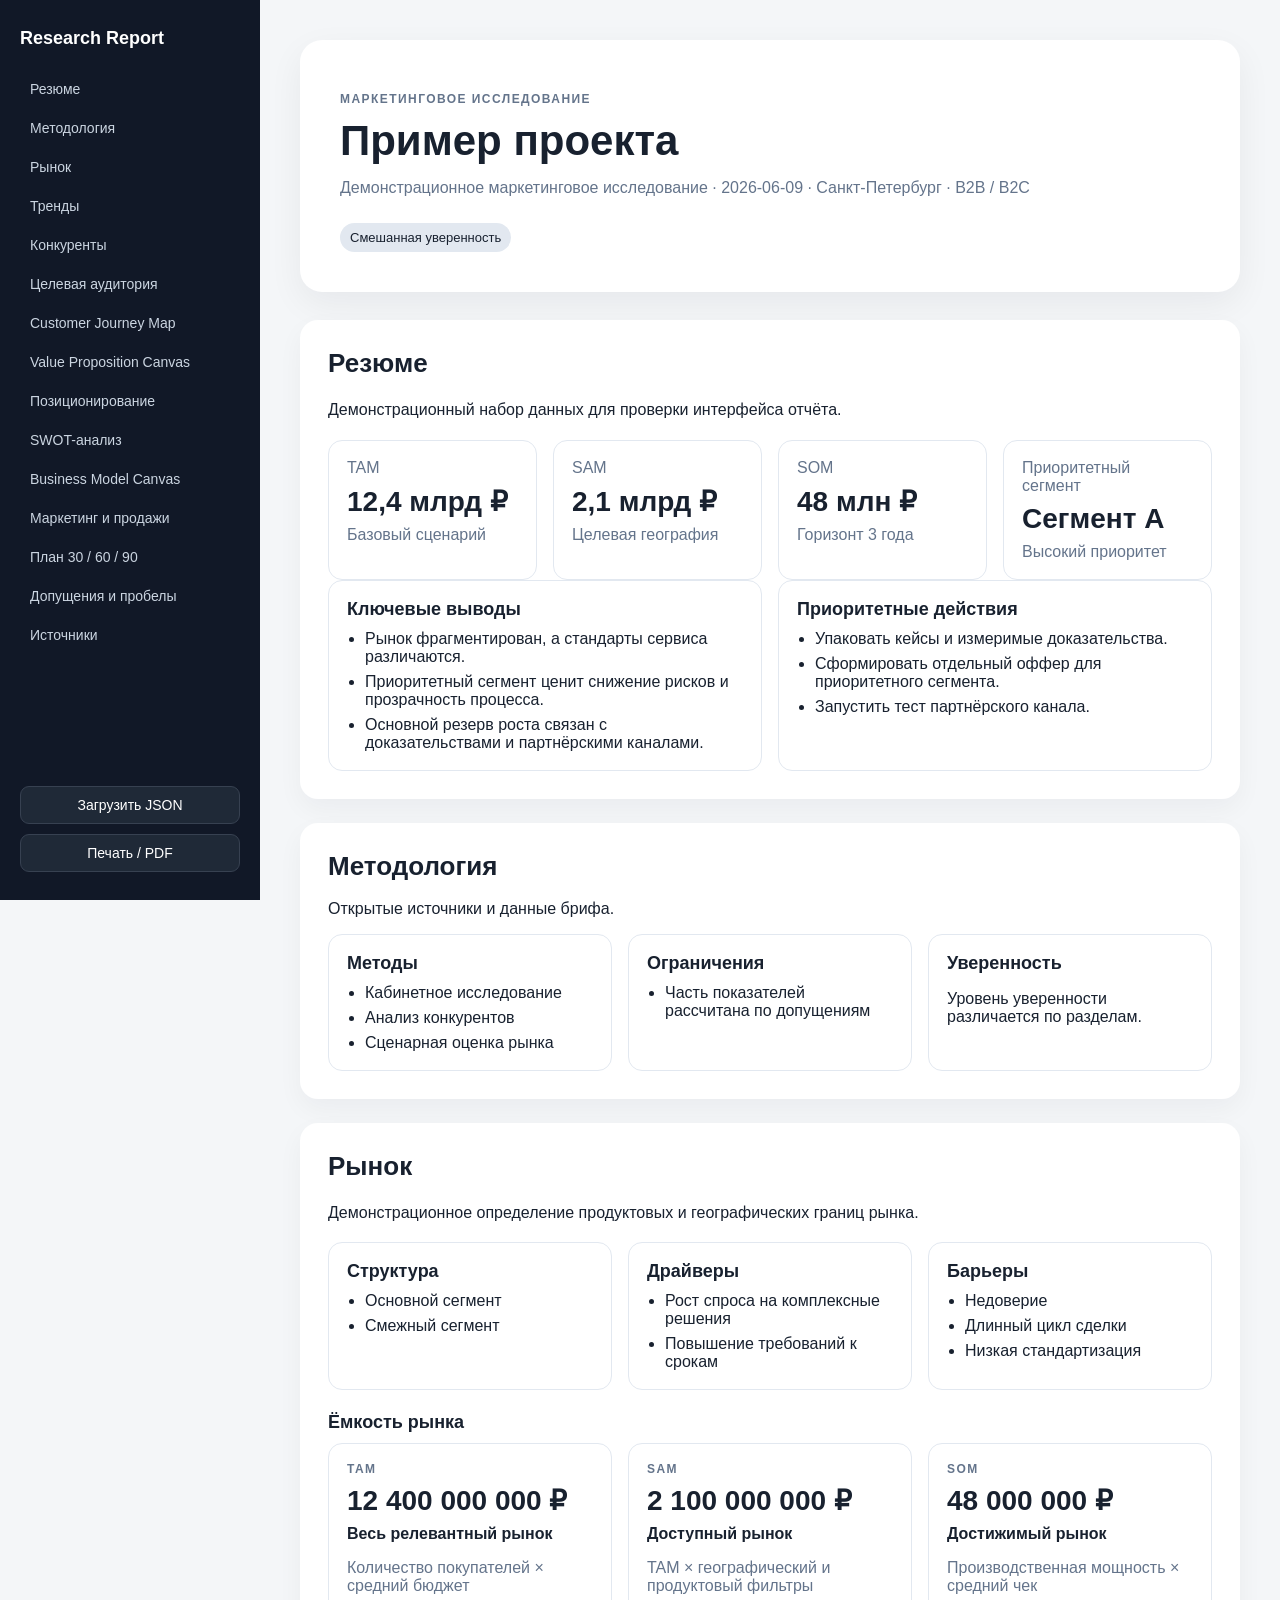
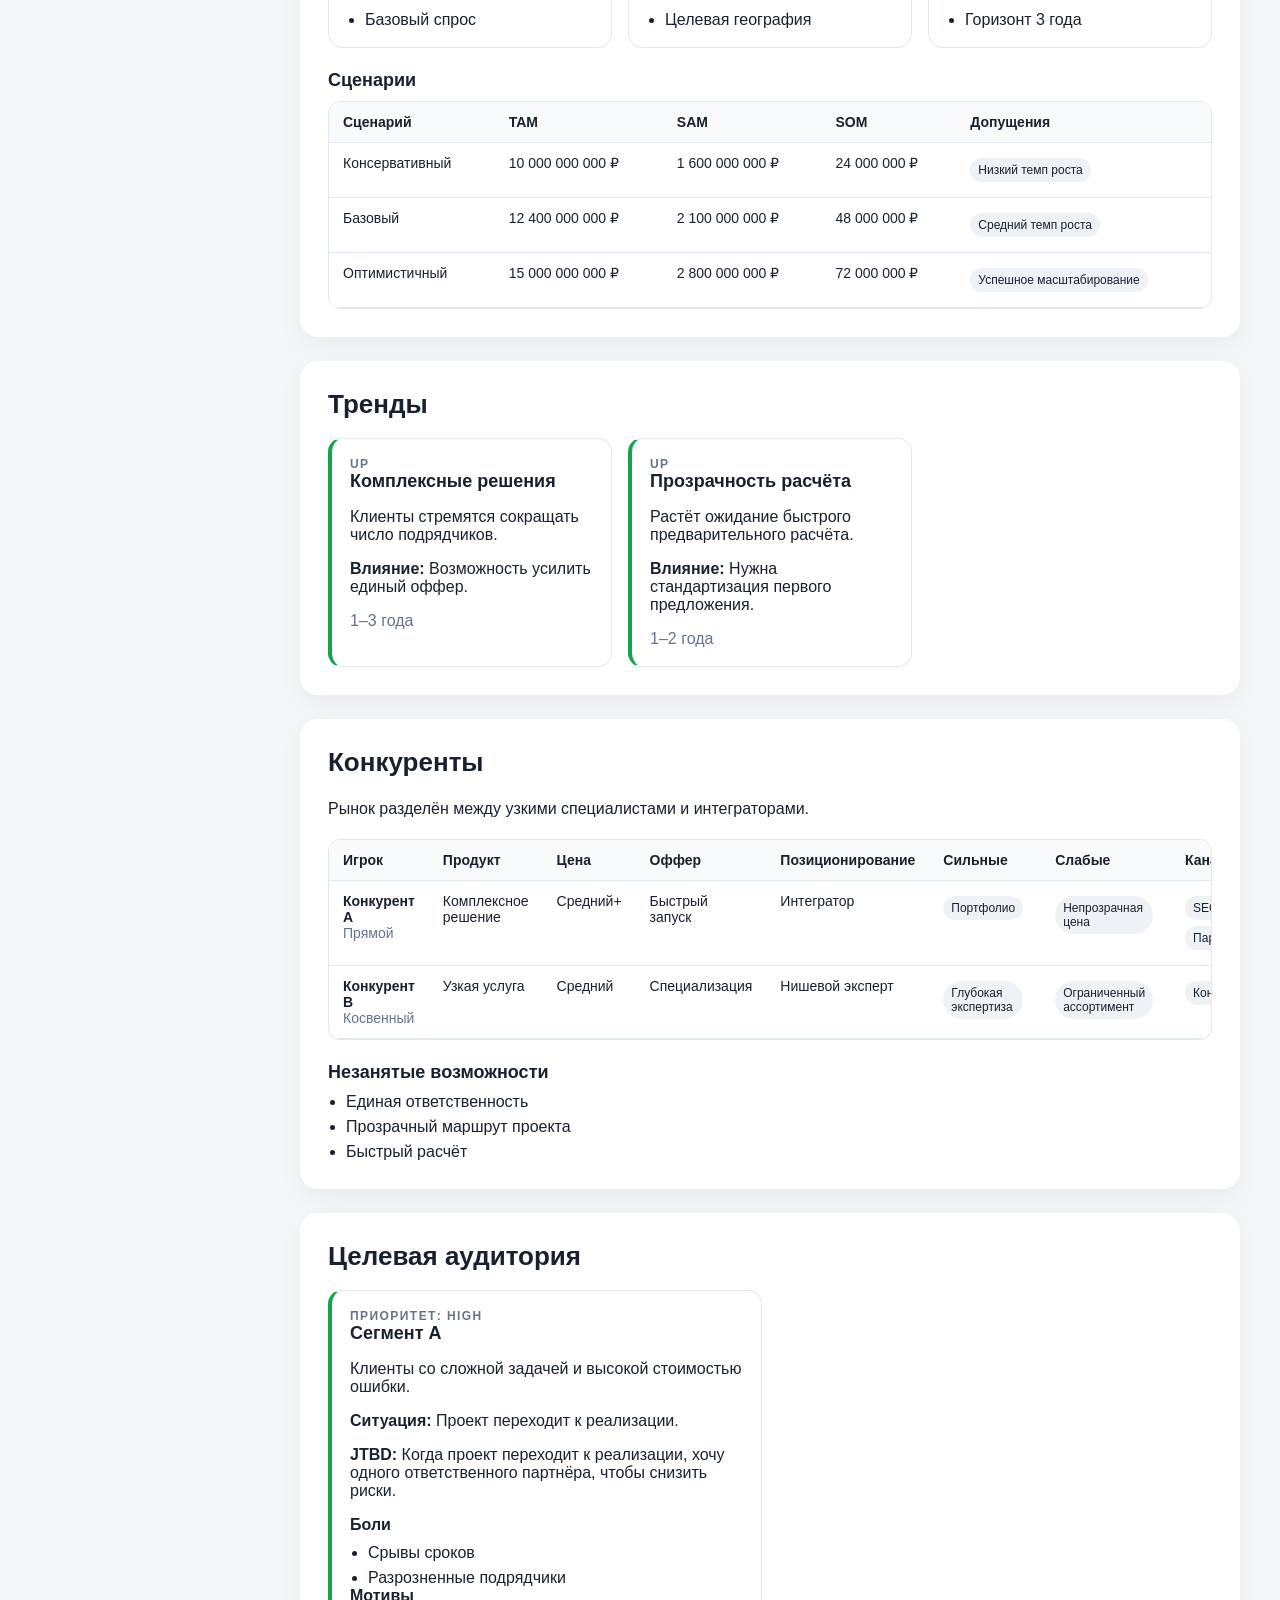
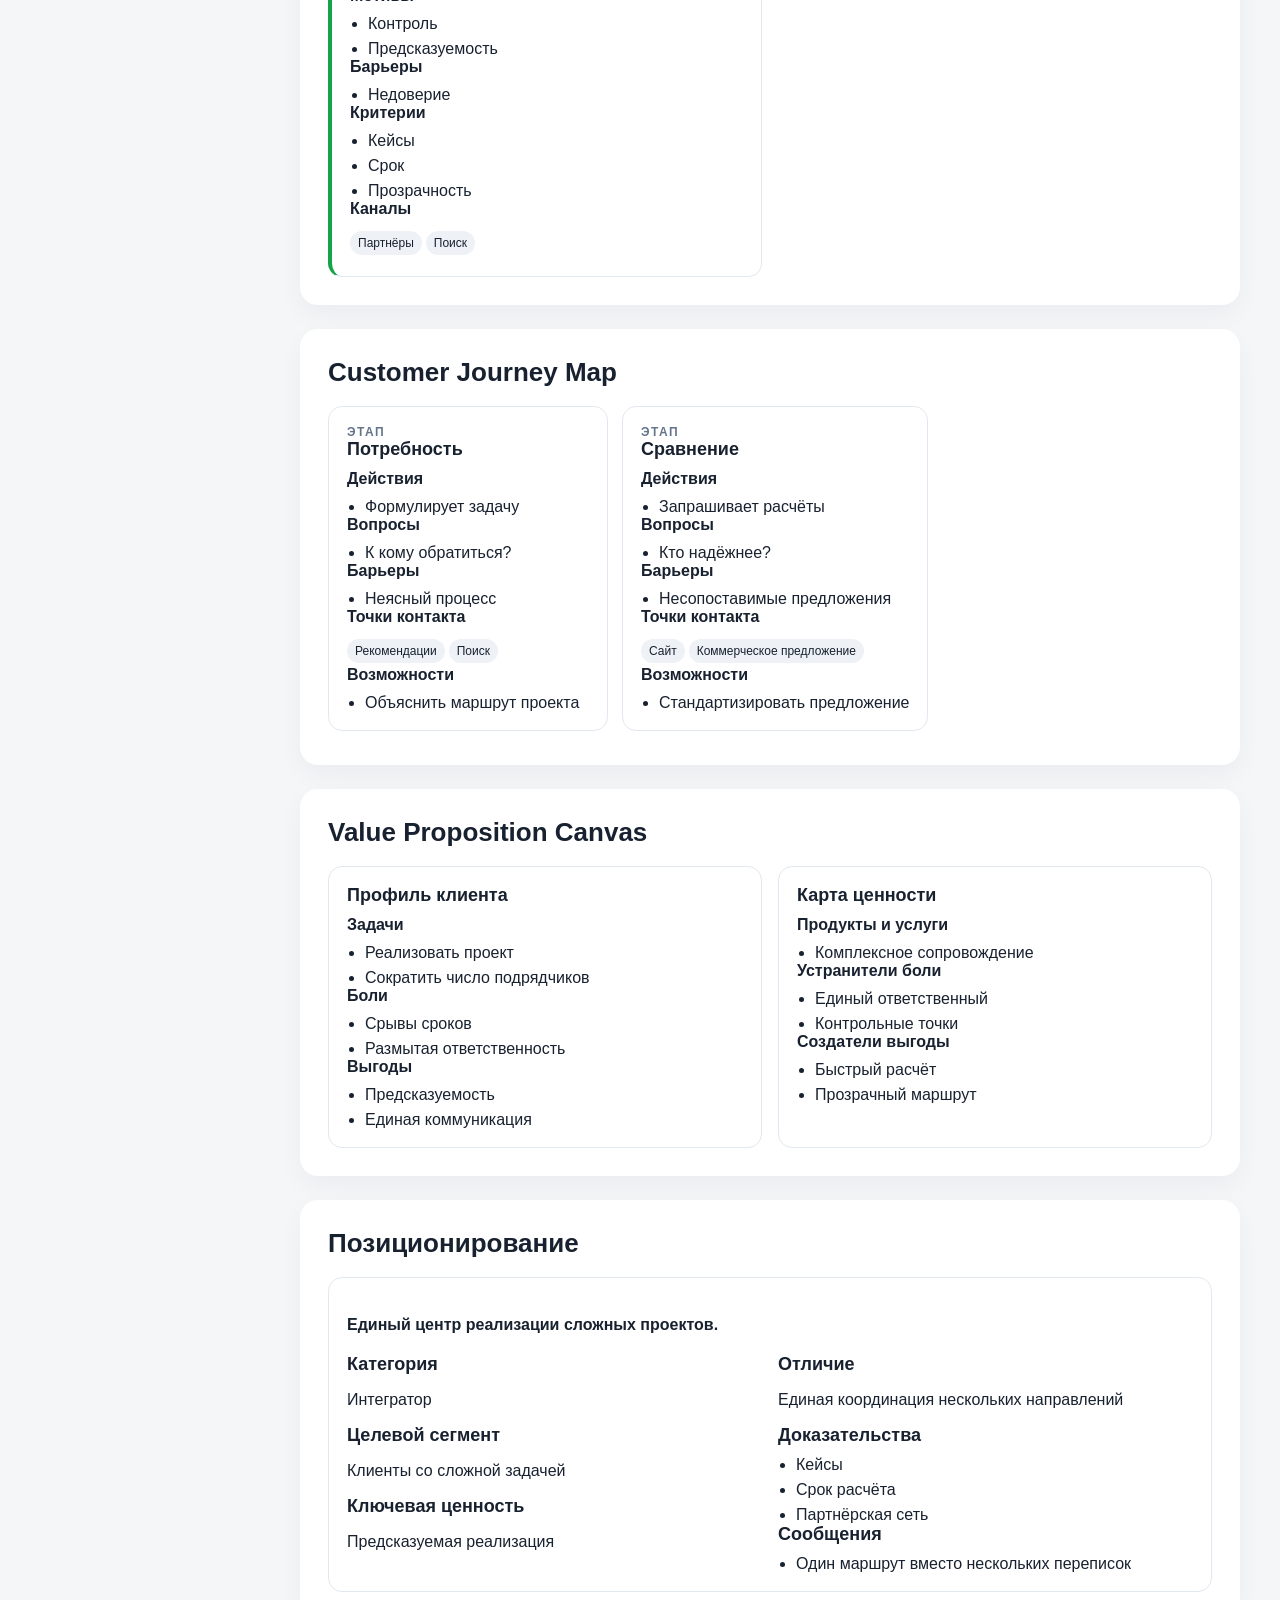
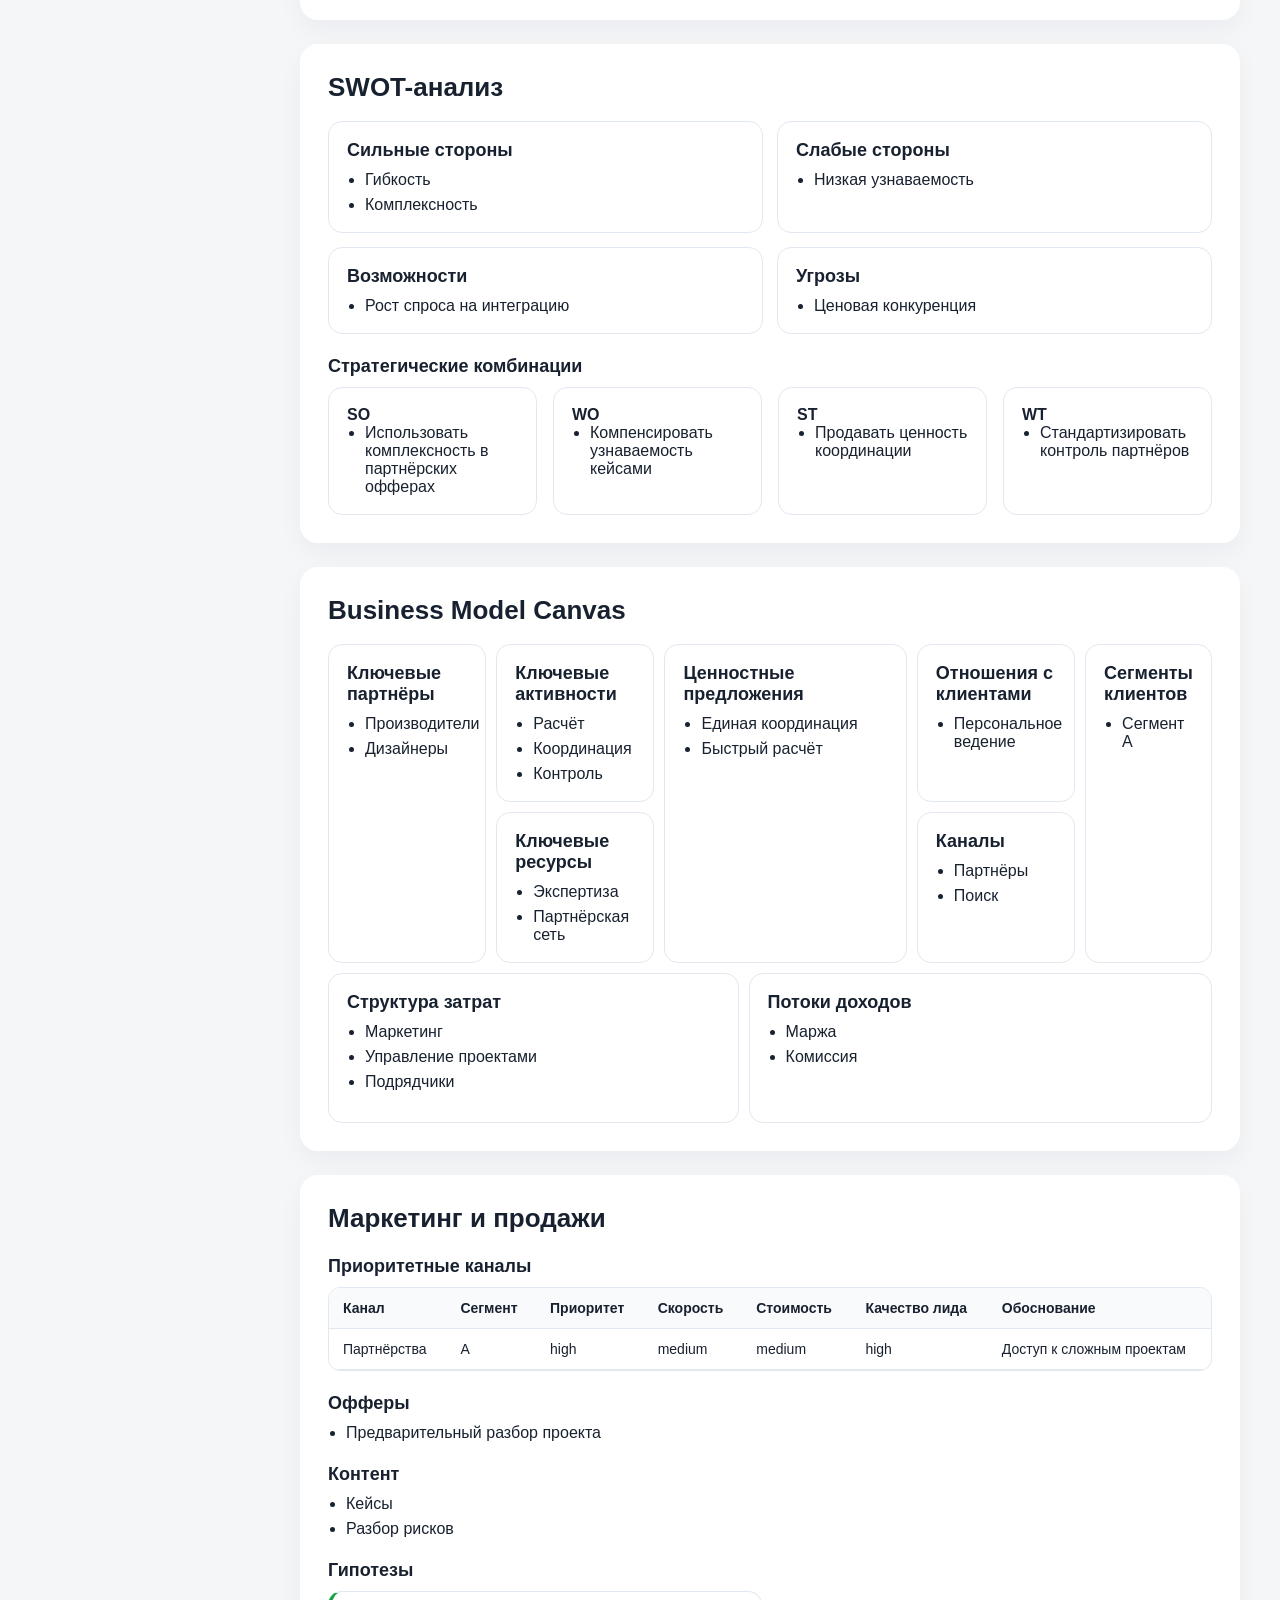
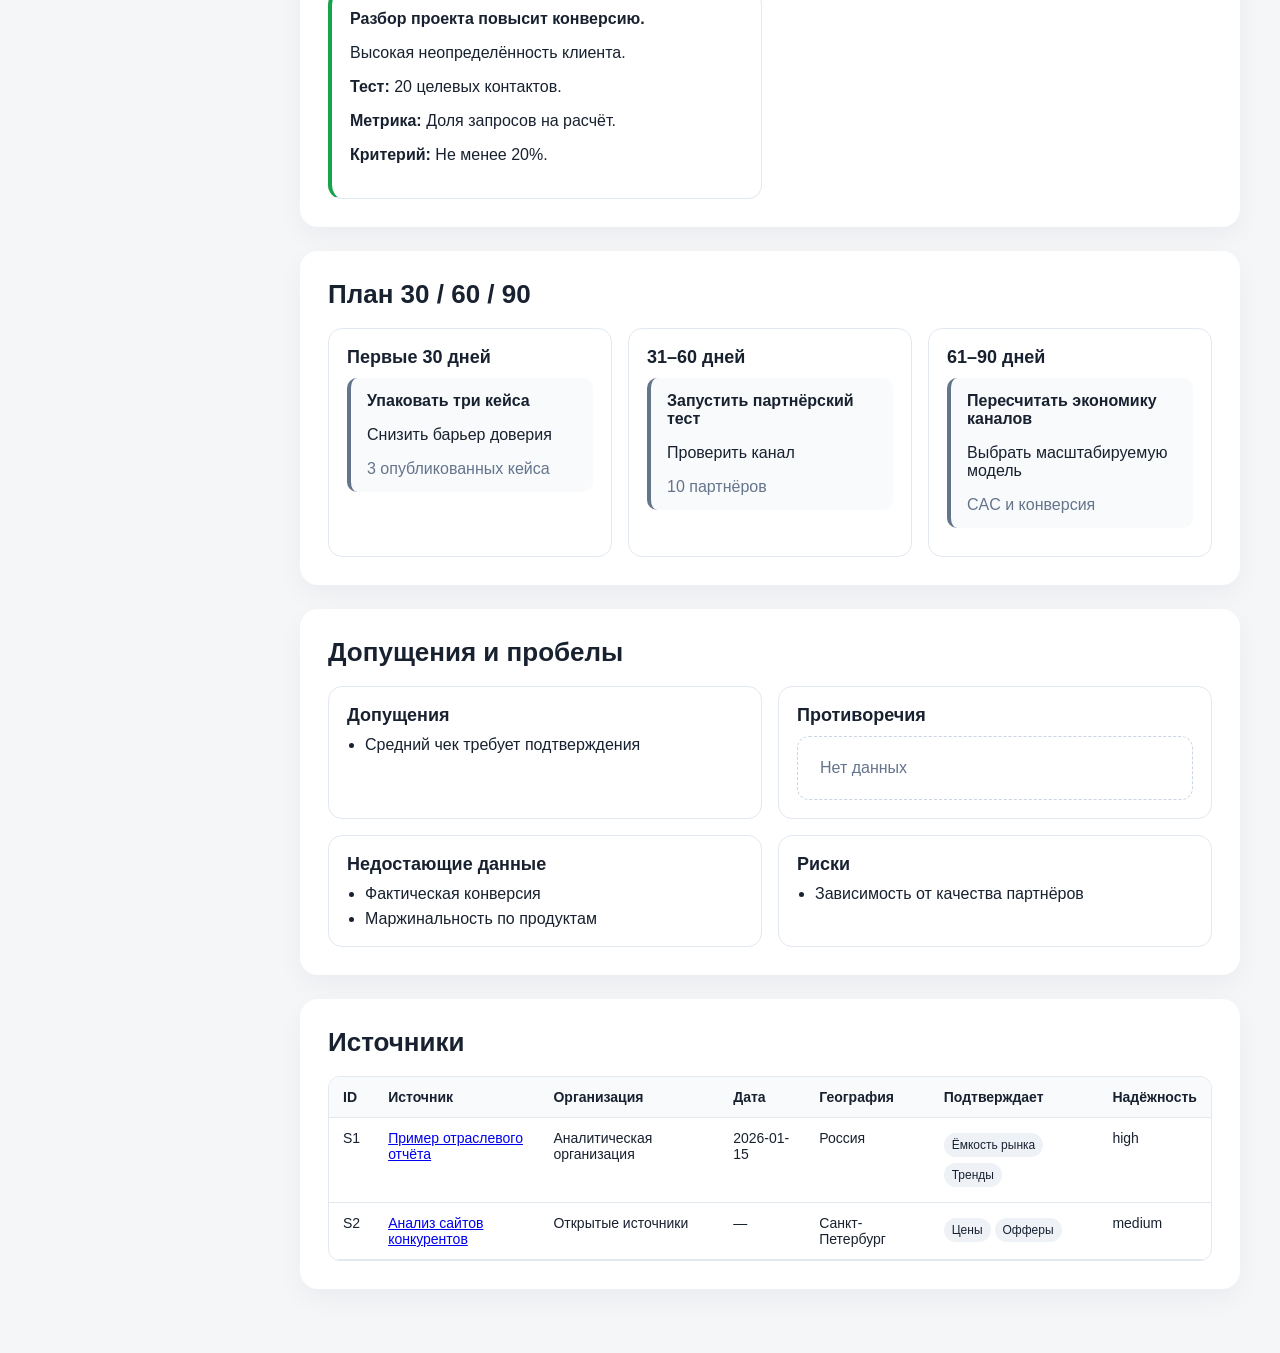
<file: index.html>
<!doctype html>
<html lang="ru">
<head>
  <meta charset="utf-8">
  <meta name="viewport" content="width=device-width,initial-scale=1">
  <title>Интерактивный маркетинговый отчёт</title>
  <link rel="stylesheet" href="styles.css">
</head>
<body>
  <aside class="sidebar">
    <div class="brand">Research Report</div>
    <nav id="nav"></nav>
    <div class="sidebar-actions">
      <label class="file-label">
        Загрузить JSON
        <input id="fileInput" type="file" accept=".json,application/json">
      </label>
      <button id="printBtn" type="button">Печать / PDF</button>
    </div>
  </aside>

  <main>
    <section class="hero">
      <p class="eyebrow">Маркетинговое исследование</p>
      <h1 id="projectName">Загрузите report-data.json</h1>
      <p id="projectMeta" class="muted"></p>
      <div id="confidenceBadge"></div>
    </section>
    <div id="content"></div>
  </main>

  <script src="app.js"></script>
</body>
</html>
</file>
<file: styles.css>
*{box-sizing:border-box}html{scroll-behavior:smooth}body{margin:0;font-family:Inter,Arial,sans-serif;background:#f4f6f8;color:#18212f}.sidebar{position:fixed;inset:0 auto 0 0;width:260px;padding:28px 20px;background:#111827;color:#fff;display:flex;flex-direction:column;gap:24px;z-index:10}.brand{font-size:18px;font-weight:700}.sidebar nav{display:flex;flex-direction:column;gap:7px;overflow:auto}.sidebar nav a{color:#cbd5e1;text-decoration:none;padding:8px 10px;border-radius:8px;font-size:14px}.sidebar nav a:hover{background:#1f2937;color:#fff}.sidebar-actions{margin-top:auto;display:grid;gap:10px}.file-label,.sidebar button{border:1px solid #374151;background:#1f2937;color:#fff;padding:10px 12px;border-radius:9px;font-size:14px;cursor:pointer;text-align:center}.file-label input{display:none}main{margin-left:260px;padding:40px;max-width:1500px}.hero{padding:40px;border-radius:22px;background:#fff;box-shadow:0 12px 35px rgba(15,23,42,.06);margin-bottom:28px}.eyebrow{text-transform:uppercase;letter-spacing:.12em;font-size:12px;color:#64748b;font-weight:700}.hero h1{font-size:42px;line-height:1.08;margin:10px 0}.muted{color:#64748b}.badge{display:inline-flex;padding:7px 10px;border-radius:999px;background:#e2e8f0;font-size:13px;margin-top:10px}.section{background:#fff;border-radius:18px;padding:28px;margin:0 0 24px;box-shadow:0 10px 26px rgba(15,23,42,.045)}.section h2{margin:0 0 18px;font-size:26px}.section h3{margin:22px 0 10px;font-size:18px}.grid{display:grid;gap:16px}.grid-2{grid-template-columns:repeat(2,minmax(0,1fr))}.grid-3{grid-template-columns:repeat(3,minmax(0,1fr))}.grid-4{grid-template-columns:repeat(4,minmax(0,1fr))}.card{border:1px solid #e2e8f0;border-radius:14px;padding:18px;background:#fff}.card h3,.card h4{margin:0 0 10px}.metric-value{font-size:28px;font-weight:800;margin:8px 0}.list{margin:0;padding-left:18px;display:grid;gap:7px}.tag{display:inline-flex;padding:5px 8px;margin:3px 4px 3px 0;border-radius:999px;background:#eef2f7;font-size:12px}.trend-up,.priority-high{border-left:4px solid #16a34a}.trend-down{border-left:4px solid #dc2626}.trend-stable,.priority-medium{border-left:4px solid #d97706}.priority-low{border-left:4px solid #64748b}.table-wrap{overflow:auto;border:1px solid #e2e8f0;border-radius:12px}table{width:100%;border-collapse:collapse;min-width:720px}th,td{text-align:left;padding:12px 14px;border-bottom:1px solid #e2e8f0;vertical-align:top;font-size:14px}th{background:#f8fafc}.swot{display:grid;grid-template-columns:1fr 1fr;gap:14px}.bmc{display:grid;grid-template-columns:repeat(10,1fr);grid-template-areas:"partners partners activities activities value value value relationships relationships segments" "partners partners resources resources value value value channels channels segments" "cost cost cost cost cost revenue revenue revenue revenue revenue";gap:10px}.bmc .card{min-height:150px}.bmc-partners{grid-area:partners}.bmc-activities{grid-area:activities}.bmc-resources{grid-area:resources}.bmc-value{grid-area:value}.bmc-relationships{grid-area:relationships}.bmc-channels{grid-area:channels}.bmc-segments{grid-area:segments}.bmc-cost{grid-area:cost}.bmc-revenue{grid-area:revenue}.cjm{display:flex;gap:14px;overflow:auto;padding-bottom:6px}.cjm .card{min-width:280px}.roadmap{display:grid;grid-template-columns:repeat(3,1fr);gap:16px}.empty{padding:22px;border:1px dashed #cbd5e1;border-radius:12px;color:#64748b}.note{padding:14px 16px;border-radius:10px;background:#f8fafc;border-left:4px solid #64748b;margin-bottom:10px}.section-intro{font-size:16px;line-height:1.65}.canvas-two{display:grid;grid-template-columns:1fr 1fr;gap:16px}.source-link{word-break:break-word}@media(max-width:1100px){.grid-4{grid-template-columns:repeat(2,1fr)}.bmc{grid-template-columns:1fr 1fr;grid-template-areas:none}.bmc .card{grid-area:auto!important}.roadmap{grid-template-columns:1fr}}@media(max-width:760px){.sidebar{position:static;width:auto}.sidebar nav{display:none}main{margin-left:0;padding:18px}.hero{padding:25px}.hero h1{font-size:32px}.grid-2,.grid-3,.grid-4,.swot,.canvas-two{grid-template-columns:1fr}.section{padding:20px}}@media print{.sidebar{display:none}main{margin:0;padding:0;max-width:none}.section,.hero{box-shadow:none;break-inside:avoid}.section{border:1px solid #ddd}.cjm{overflow:visible;flex-wrap:wrap}.cjm .card{min-width:0;width:calc(33% - 10px)}}
</file>
